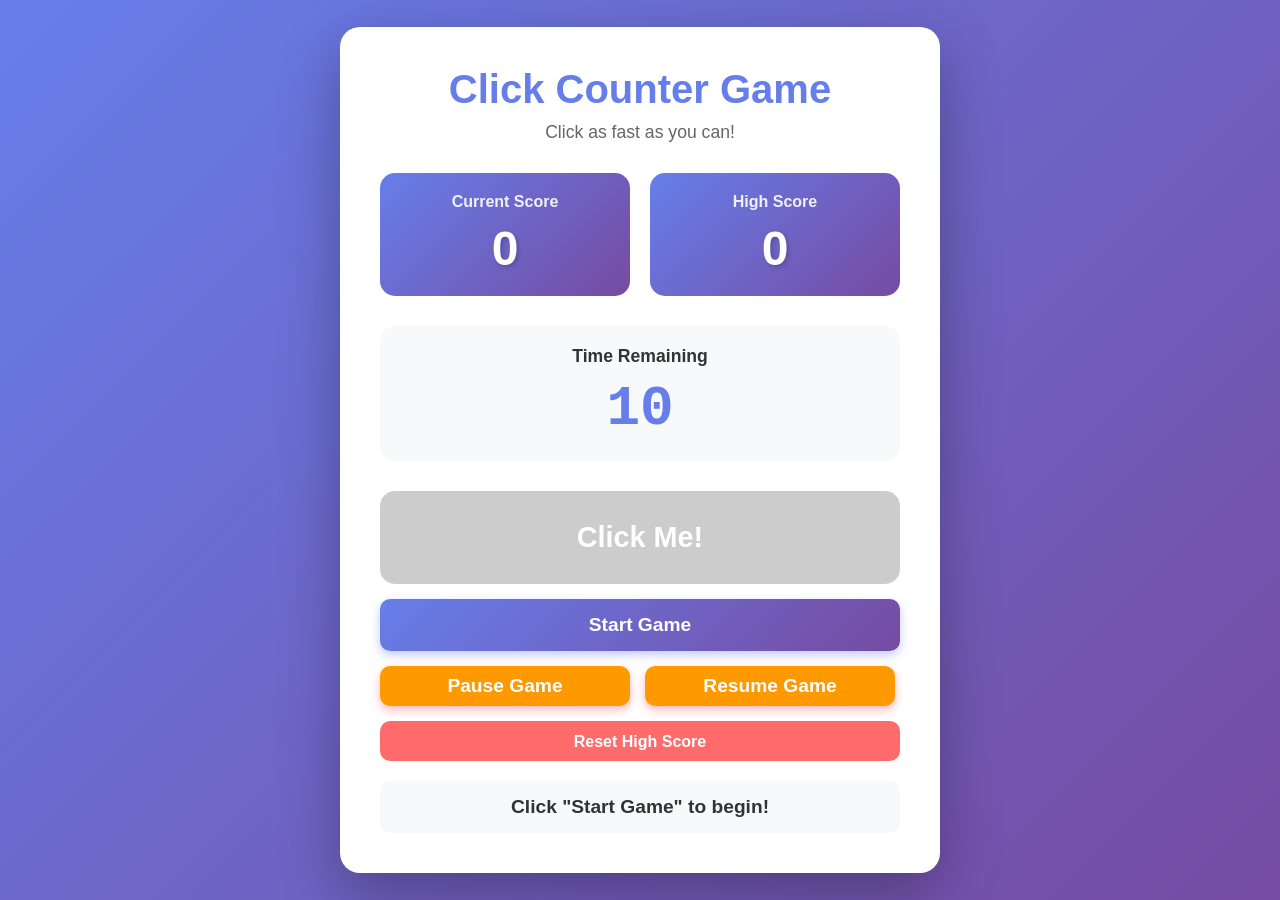
<file: Click Counter modification/index.html>
<!DOCTYPE html>
<html lang="en">

<head>
    <meta charset="UTF-8">
    <meta name="viewport" content="width=device-width, initial-scale=1.0">
    <title>Click Counter Game</title>
    <link rel="stylesheet" href="index.css">
</head>

<body>
    <div class="container">
        <h1>Click Counter Game</h1>
        <p class="subtitle">Click as fast as you can!</p>

        <div class="score-section">
            <div class="score-box">
                <h2>Current Score</h2>
                <div id="currentScore" class="score">0</div>
            </div>
            <div class="score-box">
                <h2>High Score</h2>
                <div id="highScore" class="score">0</div>
            </div>
        </div>

        <div class="timer-section">
            <h2>Time Remaining</h2>
            <div id="timer" class="timer">10</div>
        </div>

        <div class="button-section">
            <button id="clickButton" class="click-btn" disabled>
                Click Me!
            </button>
            <button id="startButton" class="start-btn">
                Start Game
            </button>
            <div class="pr" style="display: flex; gap: 15px;">
                <button id="pauseButton" class="pause-btn"
                    style="display: flex; justify-content: center; align-items: center; width: 250px;">
                    Pause Game
                </button>
                <button id="resumeButton" class="resume-btn"
                    style="display: flex; justify-content: center; align-items: center; width: 250px;">
                    Resume Game
                </button>
            </div>
            <button id="resetHighScoreButton" class="reset-btn">
                Reset High Score
            </button>
        </div>

        <div id="statusMessage" class="status-message">
            Click "Start Game" to begin!
        </div>
    </div>

    <video id="celebrationVideo" src="./854341-hd_1280_720_25fps.mp4" autoplay muted loop style="display: none;"></video>


    <script src="index.js"></script>
</body>

</html>
</file>
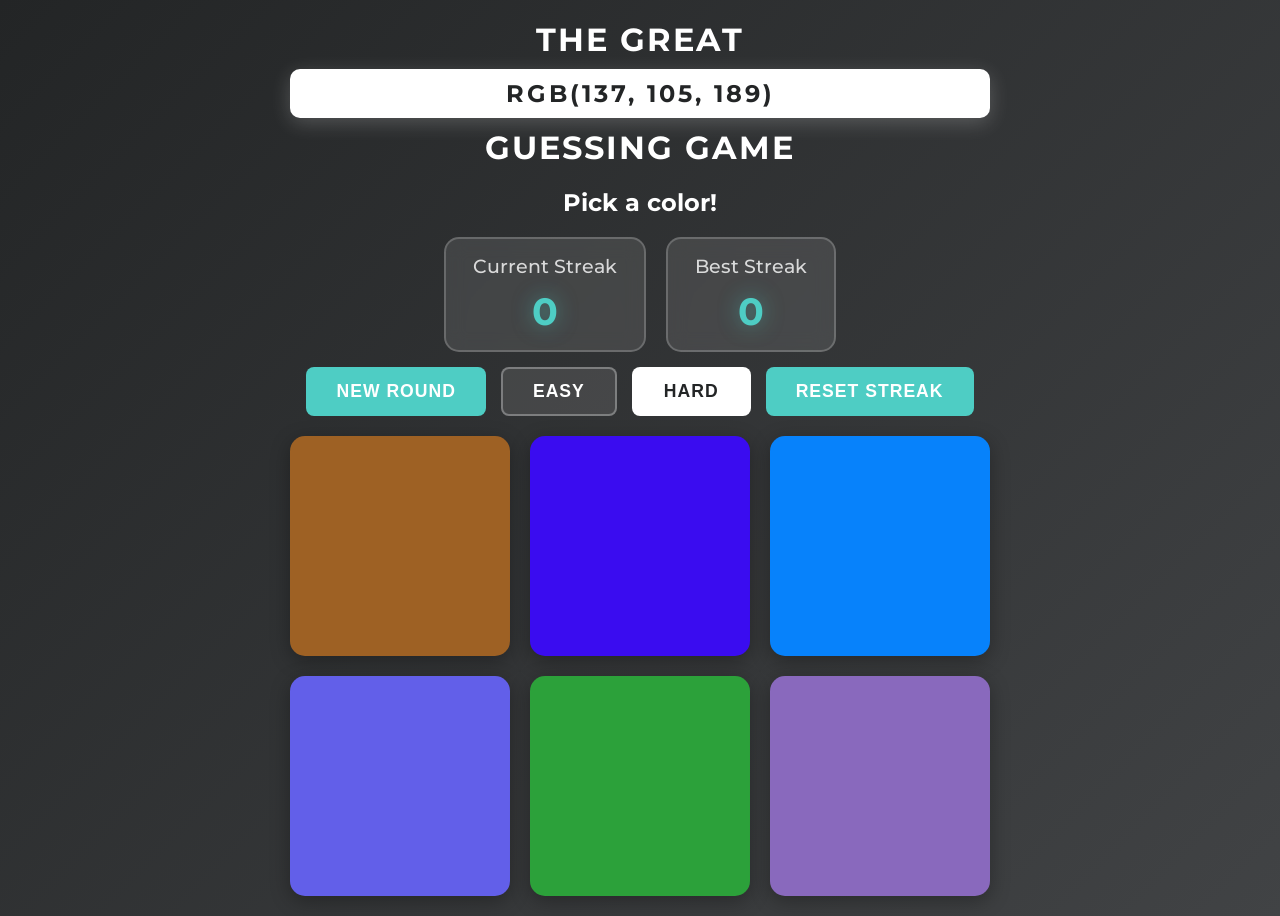
<file: Colour-Picker-modification/index.html>
<!DOCTYPE html>
<html lang="en">

<head>
    <meta charset="UTF-8">
    <meta name="viewport" content="width=device-width, initial-scale=1.0">
    <title>Color Guessing Game</title>
    <link rel="stylesheet" href="index.css">
    <link href="https://fonts.googleapis.com/css2?family=Montserrat:wght@400;500;600;700&display=swap" rel="stylesheet">

</head>

<body>

    <video src="https://assets.mixkit.co/videos/4151/4151-720.mp4" id="video" autoplay loop muted></video>

    <div class="container">

        <!-- header Section -->
        <header>
            <h1>The Great</h1>
            <h1 id="colorDisplay" class="color-display">RGB Color Guessing Game</h1>
            <h1>Guessing Game</h1>
        </header>

        <!-- Message Display -->
        <div id="message" class="message">Pick a color!</div>


        <!-- Streak Display -->
        <div class="streak-section">
            <div class="streak-box">
                <h3>Current Streak</h3>
                <div id="currentStreak" class="streak-number">0</div>
            </div>
            <div class="streak-box">
                <h3>Best Streak</h3>
                <div id="bestStreak" class="streak-number">0</div>
            </div>
        </div>

        <!--   Buttons  controls -->
        <div class="controls">
            <button id="newRoundBtn" class="control-btn">New Round</button>
            <button id="easyBtn" class="mode-btn">Easy</button>
            <button id="hardBtn" class="mode-btn selected">Hard</button>
            <button id="resetStreakBtn" class="control-btn">Reset Streak</button>
        </div>

        <!--  Color Box Grid  -->
        <div id="colorBoxContainer" class="color-box-container">
            <div class="color-box"></div>
            <div class="color-box"></div>
            <div class="color-box"></div>
            <div class="color-box"></div>
            <div class="color-box"></div>
            <div class="color-box"></div>
        </div>

    </div>



    <script src="index.js"></script>
</body>

</html>
</file>
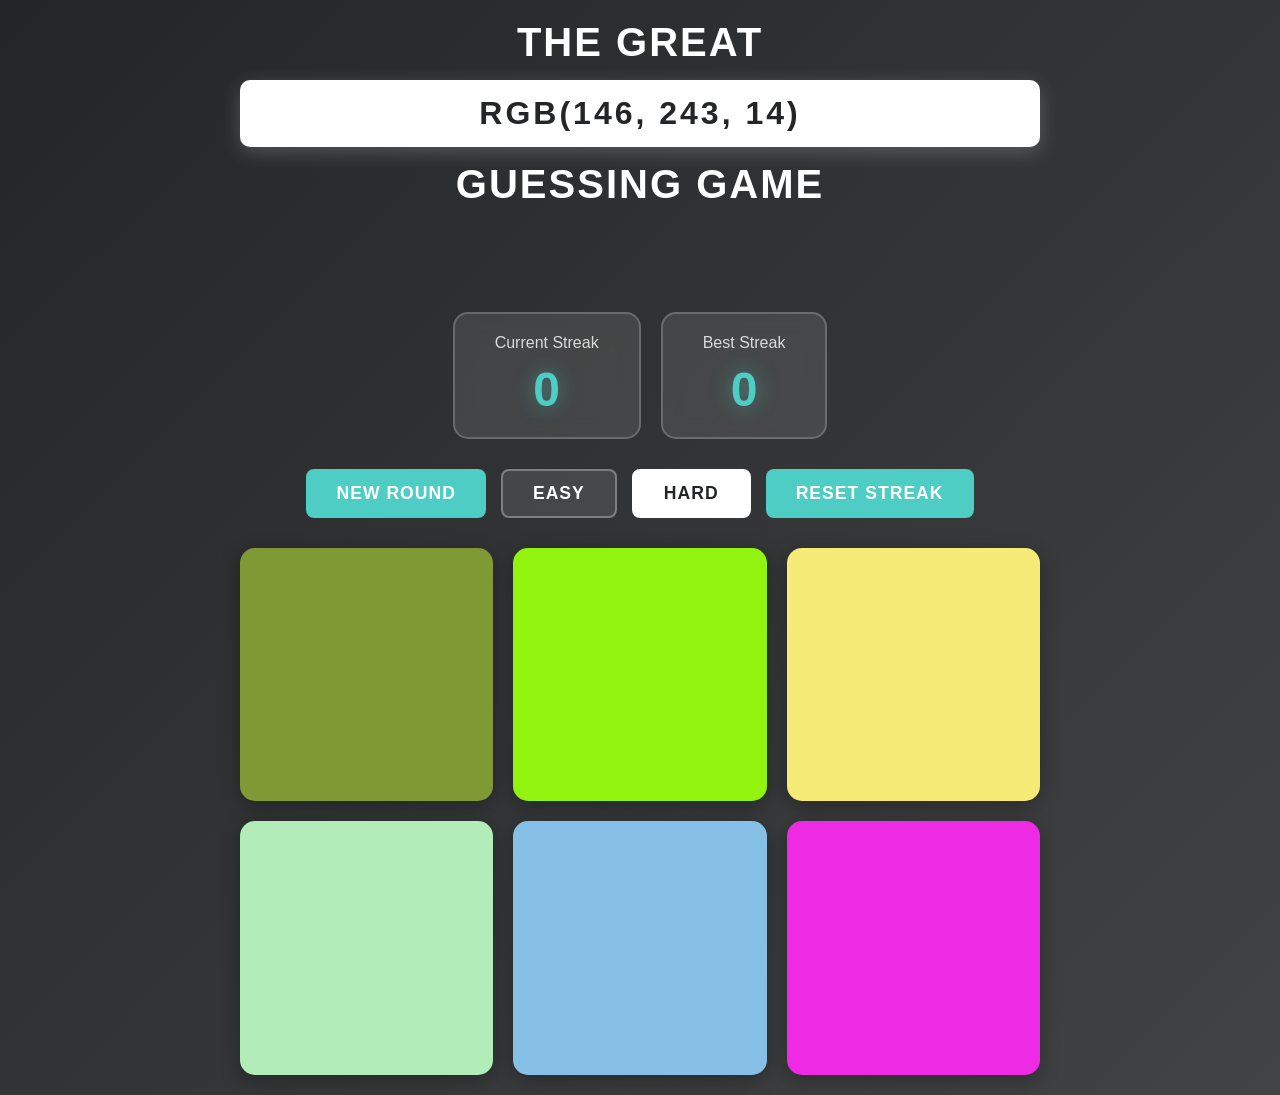
<file: Colour-Picker/index.html>
<!DOCTYPE html>
<html lang="en">

<head>
    <meta charset="UTF-8">
    <meta name="viewport" content="width=device-width, initial-scale=1.0">
    <title>Color Guessing Game</title>
    <link rel="stylesheet" href="./index.css">
</head>

<body>
    <div class="container">
        <!-- Header Section -->
        <header>
            <h1>THE GREAT</h1>
            <h1 id="colorDisplay" class="color-display">RGB Color Guessing Game</h1>
            <h1>GUESSING GAME</h1>
        </header>

        <!-- Message Display -->
        <div id="message" class="message">Pick a color !</div>

        <!-- Streak Display -->
        <div class="streak-section">
            <div class="streak-box">
                <h3>Current Streak</h3>
                <div id="currentStreak" class="streak-number">0</div>
            </div>
            <div class="streak-box">
                <h3>Best Streak</h3>
                <div id="bestStreak" class="streak-number">0</div>
            </div>
        </div>

        <!-- Control Buttons -->
        <div class="controls">
            <button id="newRoundBtn" class="control-btn">NEW ROUND</button>
            <button id="easyBtn" class="mode-btn">EASY</button>
            <button id="hardBtn" class="mode-btn selected">HARD</button>
            <button id="resetStreakBtn" class="control-btn">RESET STREAK</button>
        </div>

        <!-- Color Box Grid -->
        <div id="colorBoxContainer" class="color-box-container">
            <div class="color-box"></div>
            <div class="color-box"></div>
            <div class="color-box"></div>
            <div class="color-box"></div>
            <div class="color-box"></div>
            <div class="color-box"></div>
        </div>
    </div>

    <script src="./index.js"></script>
</body>

</html>
</file>
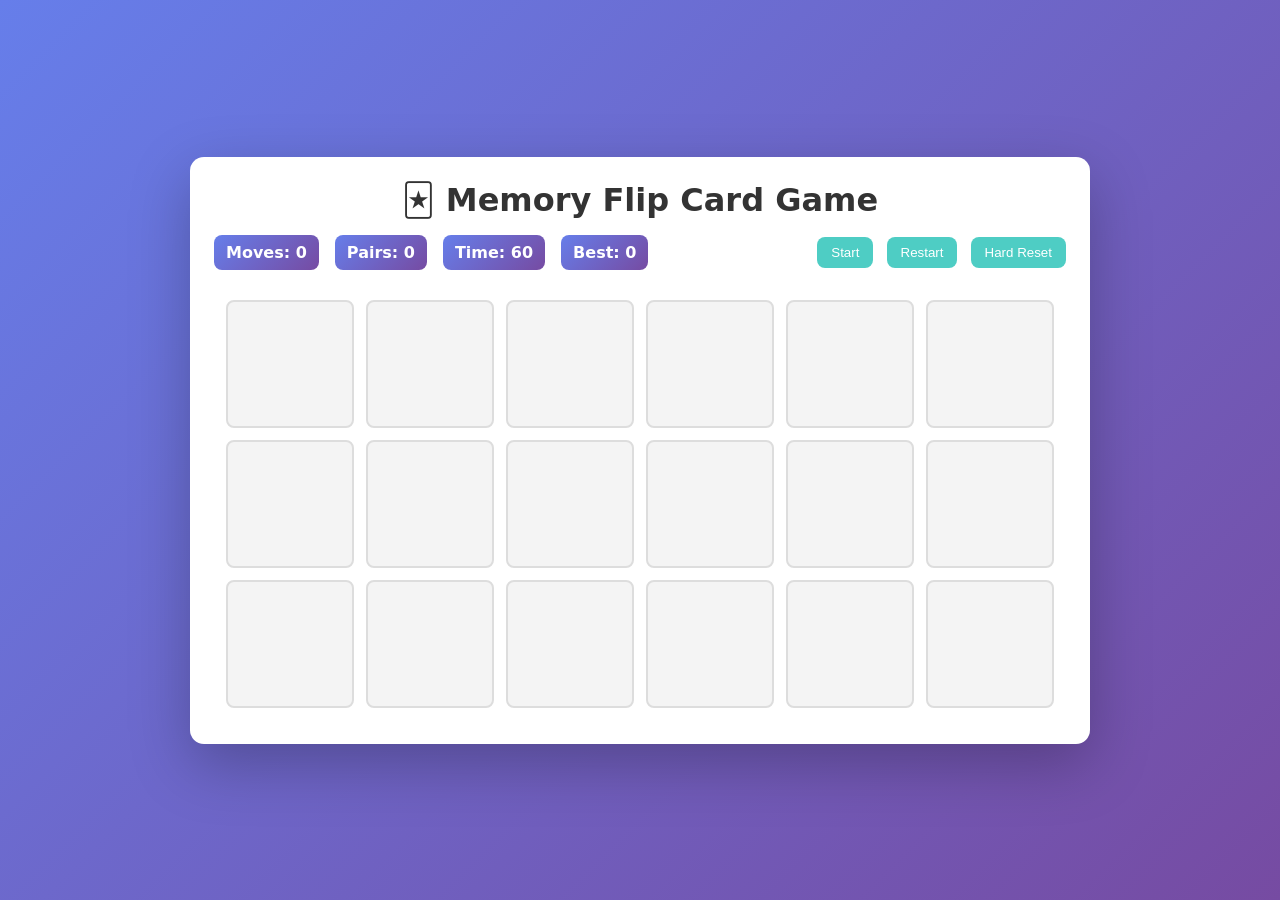
<file: Memory Flip Card/index.html>
<!DOCTYPE html>
<html lang="en">

<head>
    <meta charset="utf-8" />
    <meta name="viewport" content="width=device-width,initial-scale=1" />
    <title>Memory Flip Card Game</title>
    <link rel="stylesheet" href="style.css" />
</head>

<body>
    <div class="container">
        <h1>🃏 Memory Flip Card Game</h1>

        <div class="controls">
            <div class="scoreboard">
                <div>Moves: <span id="moves">0</span></div>
                <div>Pairs: <span id="pairs">0</span></div>
                <div>Time: <span id="timeLeft">0</span></div>
                <div id="bestBadge">Best: <span id="bestScore">-</span></div>
            </div>

            <div class="buttons">
                <button id="startBtn">Start</button>
                <button id="restartBtn">Restart</button>
                <button id="resetBtn">Hard Reset</button>
            </div>
        </div>

        <div class="board" id="board"></div>

        <div id="countdownOverlay" class="overlay"></div>
    </div>

    <script src="script.js"></script>
</body>

</html>
</file>
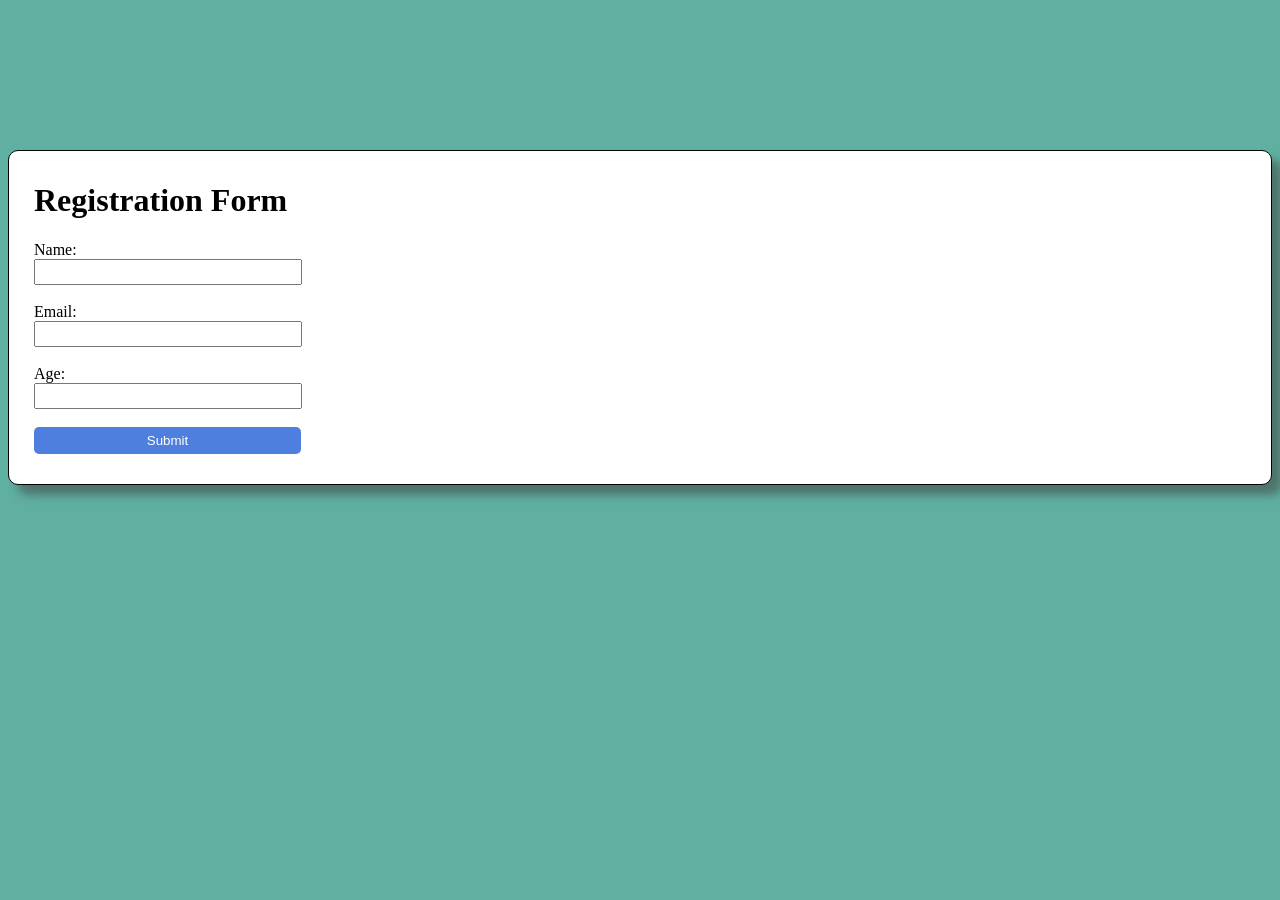
<file: Registration-Form/index.html>
<!DOCTYPE html>
<html>
  <head>
    <meta charset="UTF-8" />
    <title>Basic Form Example</title>
  </head>
  <body>
    <style>
        body{
            background-color: rgb(96, 176, 162);
        }
        .container{
            justify-self: center;
            border: 1px solid black;
            border-radius: 10px;
            background-color: #ffffff;
            margin-top: 150px;
            padding: 10px 30px 30px 25px;
            box-shadow: 10px 10px 10px rgba(59, 55, 55, 0.5);
        }
        input{
            width: 260px;
            height: 20px;
        }
        button{
            border: none;
            background-color: #4e7ede;
            color: white;
            padding: 5px;
            border-radius: 5px;
            cursor: pointer;
            width: 267px;
            height: 27px;
        }
    </style>
    <div class="container">
        <h1>Registration Form</h1>

    <label for="nameInput">Name:</label><br>
    <input id="nameInput" type="text" />

    <br /><br />

    <label for="emailInput">Email:</label><br>
    <input id="emailInput" type="email" />

    <br /><br />

    <label for="ageInput">Age:</label><br>
    <input id="ageInput" type="number" />

    <br /><br />

    <button id="submitBtn">Submit</button>
    </div>

    <script src="index.js"></script>
  </body>
</html>
</file>
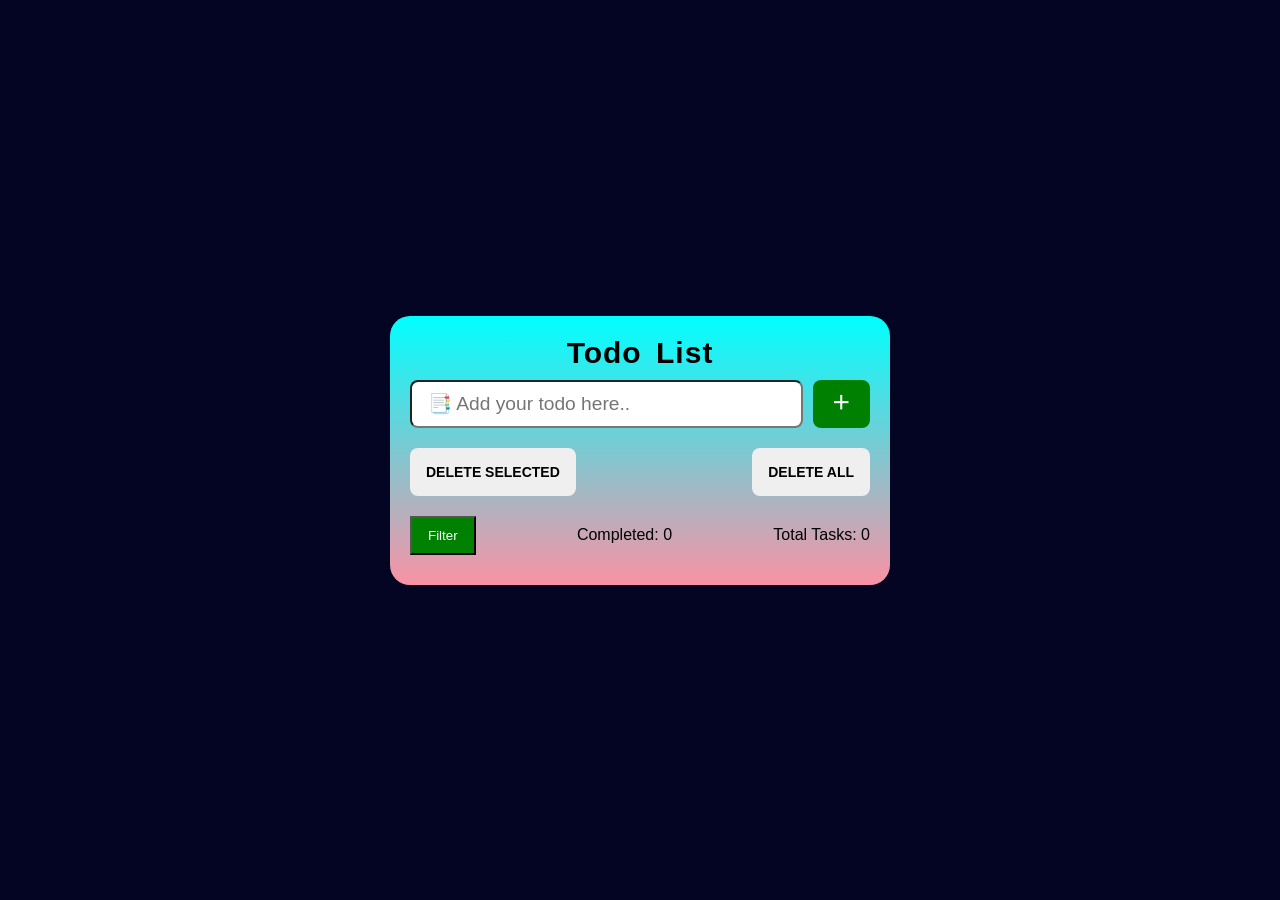
<file: Todo-list/index.html>
<!DOCTYPE html>
<html lang="en" data-theme="bumblebee">

<head>
    <meta charset="UTF-8">
    <meta http-equiv="X-UA-Compatible" content="IE=edge">
    <meta name="viewport" content="width=device-width, initial-scale=1.0">
    <!-- css -->
    <link rel="stylesheet" href="style.css">
    <!--Icons-->
    <link href='https://unpkg.com/boxicons@2.1.2/css/boxicons.min.css' rel='stylesheet'>
    <link rel="icon" type="image/x-icon" href="to do.png">

    <title>Todolist</title>
</head>

<body>

    <div class="container">
        <header>
            <h1>Todo List</h1>

            <div class="input-section">
                <input id="todo-input" type="text" placeholder="📑 Add your todo here.."
                    class="input w-full max-w-xs" />
                <button id="add-button" class="btn btn-add ">
                    <i class="bx bx-plus bx-sm"></i>
                </button>
            </div>
        </header>

        <!-- delete buttons -->

        <div class="todos-filter">

            <button id="delete-selected" class="btn btn-ghost delete-selected-btn">
                Delete Selected
            </button>
            <button id="delete-all" class="btn btn-ghost delete-all-btn">
                Delete All
            </button>
        </div>


        <ul id="all-todos" class="todos-list">

        </ul>


        <div class="filters">
            <div class="dropdown">
                <button class="dropbtn">Filter</button>
                <div class="dropdown-content">
                    <a href="#" id="all">All</a>
                    <a href="#" id="rem">Pending</a>
                    <a href="#" id="com">Completed</a>
                </div>
            </div>

            <div class="completed-task">
                <p>Completed: <span id="c-count">0</span></p>
            </div>
            <div class="remaining-task">
                <p>Total Tasks: <span id="r-count">0</span></p>
            </div>
        </div>
    </div>

    <script src="script.js"></script>

</body>

</html>
</file>
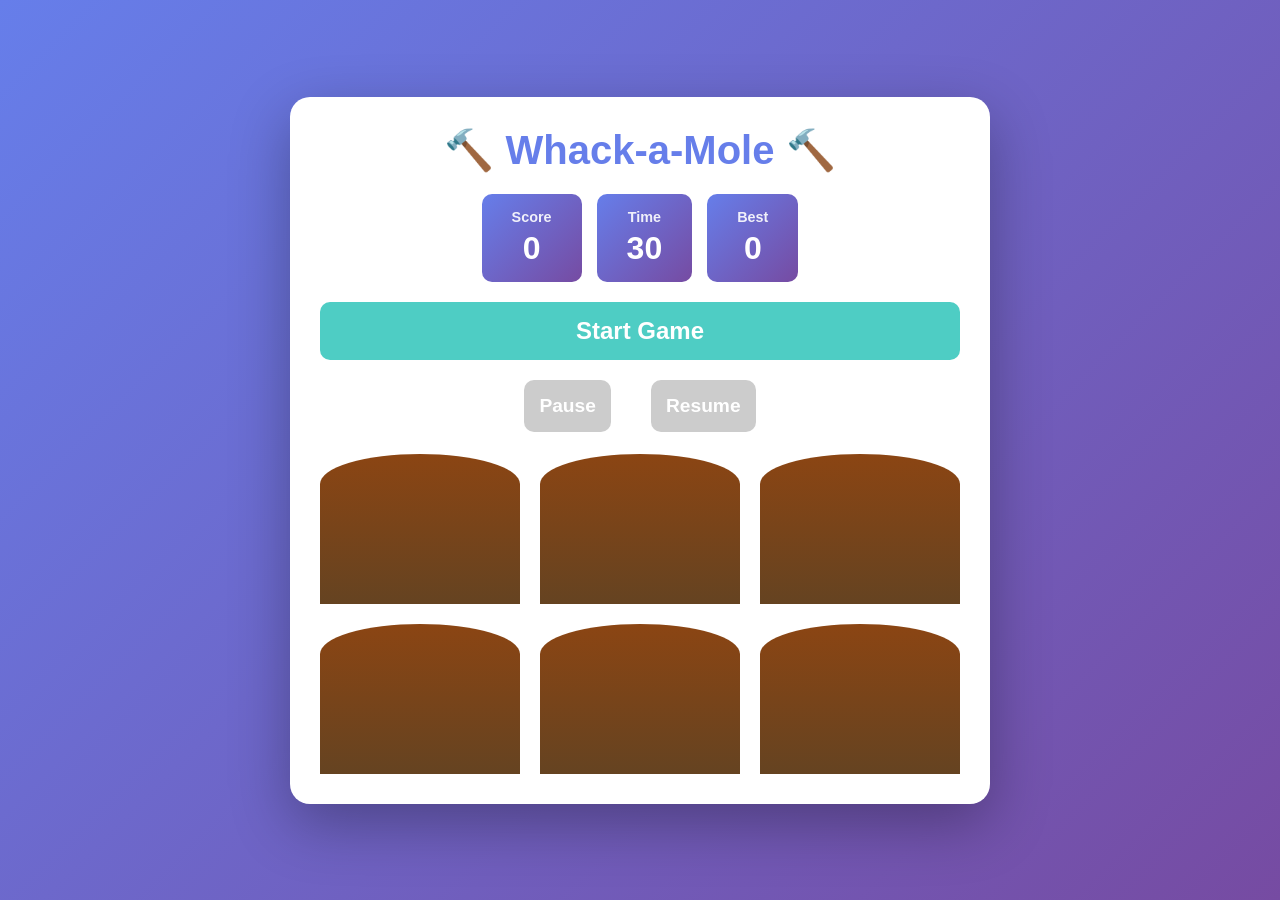
<file: Whack-a-Mole-modification/index.html>
<!DOCTYPE html>
<html lang="en">
<head>
    <meta charset="UTF-8">
    <meta name="viewport" content="width=device-width, initial-scale=1.0">
    <title>Whack-a-Mole Game</title>
    <link rel="stylesheet" href="index.css">
</head>
<body>
    <div class="container">
        <h1>🔨 Whack-a-Mole 🔨</h1>
        
        <div class="scoreboard">
            <div class="score-box">
                <h3>Score</h3>
                <div id="score">0</div>
            </div>
            <div class="score-box">
                <h3>Time</h3>
                <div id="timeLeft">30</div>
            </div>
            <div class="score-box">
                <h3>Best</h3>
                <div id="maxScore">0</div>
            </div>
        </div>
        
        <button id="startBtn" class="start-btn">Start Game</button>
        <div class="bnt">
        <button id="pauseBtn" class="pause-btn" disabled> Pause</button>
        <button id="resumeBtn" class="resume-btn" disabled> Resume</button>
        </div>
        <div class="game-board">
            <div class="hole" id="hole1">
                <div class="mole"></div>
            </div>
            <div class="hole" id="hole2">
                <div class="mole"></div>
            </div>
            <div class="hole" id="hole3">
                <div class="mole"></div>
            </div>
            <div class="hole" id="hole4">
                <div class="mole"></div>
            </div>
            <div class="hole" id="hole5">
                <div class="mole"></div>
            </div>
            <div class="hole" id="hole6">
                <div class="mole"></div>
            </div>
        </div>
    </div>
    
    <script src="index.js"></script>
</body>
</html>
</file>
<file: Click Counter modification/index.css>
* {
    margin: 0;
    padding: 0;
    box-sizing: border-box;
}

body {
    font-family: 'Segoe UI', Tahoma, Geneva, Verdana, sans-serif;
    background: linear-gradient(135deg, #667eea 0%, #764ba2 100%);
    min-height: 100vh;
    display: flex;
    justify-content: center;
    align-items: center;
    padding: 20px;
}

.container {
    background: white;
    border-radius: 20px;
    padding: 40px;
    box-shadow: 0 20px 60px rgba(0, 0, 0, 0.3);
    max-width: 600px;
    width: 100%;
    text-align: center;
}

h1 {
    color: #667eea;
    font-size: 2.5em;
    margin-bottom: 10px;
}

.subtitle {
    color: #666;
    font-size: 1.1em;
    margin-bottom: 30px;
}

.score-section {
    display: flex;
    gap: 20px;
    margin-bottom: 30px;
}

.score-box {
    flex: 1;
    background: linear-gradient(135deg, #667eea 0%, #764ba2 100%);
    border-radius: 15px;
    padding: 20px;
    color: white;
}

.score-box h2 {
    font-size: 1em;
    margin-bottom: 10px;
    opacity: 0.9;
}

.score {
    font-size: 3em;
    font-weight: bold;
    text-shadow: 2px 2px 4px rgba(0, 0, 0, 0.2);
}

.timer-section {
    background: #f8f9fa;
    border-radius: 15px;
    padding: 20px;
    margin-bottom: 30px;
}

.timer-section h2 {
    color: #333;
    font-size: 1.1em;
    margin-bottom: 10px;
}

.timer {
    font-size: 3.5em;
    font-weight: bold;
    color: #667eea;
    font-family: 'Courier New', monospace;
}

.button-section {
    display: flex;
    flex-direction: column;
    gap: 15px;
    margin-bottom: 20px;
}

.click-btn {
    background: linear-gradient(135deg, #f093fb 0%, #f5576c 100%);
    color: white;
    border: none;
    border-radius: 15px;
    padding: 30px;
    font-size: 1.8em;
    font-weight: bold;
    cursor: pointer;
    transition: all 0.3s ease;
    box-shadow: 0 5px 15px rgba(245, 87, 108, 0.4);
}

.click-btn:hover:not(:disabled) {
    transform: translateY(-3px);
    box-shadow: 0 8px 20px rgba(245, 87, 108, 0.6);
}

.click-btn:active:not(:disabled) {
    transform: translateY(0);
    box-shadow: 0 3px 10px rgba(245, 87, 108, 0.4);
}

.click-btn:disabled {
    background: #ccc;
    cursor: not-allowed;
    box-shadow: none;
}

.start-btn {
    background: linear-gradient(135deg, #667eea 0%, #764ba2 100%);
    color: white;
    border: none;
    border-radius: 10px;
    padding: 15px 30px;
    font-size: 1.2em;
    font-weight: bold;
    cursor: pointer;
    transition: all 0.3s ease;
    box-shadow: 0 4px 10px rgba(102, 126, 234, 0.4);
}

.start-btn:hover {
    transform: translateY(-2px);
    box-shadow: 0 6px 15px rgba(102, 126, 234, 0.6);
}

.start-btn:active {
    transform: translateY(0);
}

.reset-btn {
    background: #ff6b6b;
    color: white;
    border: none;
    border-radius: 10px;
    padding: 12px 25px;
    font-size: 1em;
    font-weight: bold;
    cursor: pointer;
    transition: all 0.3s ease;
    height: 40px;
}

.reset-btn:hover {
    background: #ee5a5a;
    transform: translateY(-2px);
}

.pause-btn {
    background: #ff9900;
    color: white;
    border: none;
    border-radius: 10px;
    padding: 15px 30px;
    font-size: 1.2em;
    font-weight: bold;
    cursor: pointer;
    transition: all 0.3s ease;
    box-shadow: 0 4px 10px rgba(255, 0, 0, 0.277);
    height: 40px;
}

.pause-btn:hover {
    background: linear-gradient(135deg, #bd3200 0%, #ff9900 50%, #bd3200 100%);
}

.resume-btn {
    background: #ff9900;
    color: white;
    border: none;
    border-radius: 10px;
    padding: 15px 30px;
    font-size: 1.2em;
    font-weight: bold;
    cursor: pointer;
    transition: all 0.3s ease;
    box-shadow: 0 4px 10px rgba(255, 0, 0, 0.277);
    height: 40px;
}

.resume-btn:hover {
    background: linear-gradient(135deg, #bd3200 0%, #ff9900 50%, #bd3200 100%);
    transform: translateY(-2px);
}

.status-message {
    font-size: 1.2em;
    font-weight: bold;
    padding: 15px;
    border-radius: 10px;
    background: #f8f9fa;
    color: #333;
}

@media (max-width: 600px) {
    .container {
        padding: 25px;
    }
    
    h1 {
        font-size: 2em;
    }
    .subtitle {
        font-size: 1em;
    }
    .score {
        font-size: 2.5em;
    }
    
    .timer {
        font-size: 3em;
    }
    
    .click-btn {
        padding: 25px;
        font-size: 1.5em;
    }
}

video {
    position: absolute;
    object-fit: cover;
    z-index: -1;
    top: 0;
    left: 0;
    width: 100%;
    height:100%;
}
</file>
<file: Colour-Picker-modification/index.css>
/* Reset and Base Styles */
* {
    margin: 0;
    padding: 0;
    box-sizing: border-box;
}

body {
    font-family: 'Montserrat', 'Arial', sans-serif;
    background: linear-gradient(135deg, #232526 0%, #414345 100%);
    min-height: 100vh;
    display: flex;
    justify-content: center;
    align-items: center;
    padding: 20px;
    color: white;
}

#video {
    width: 100%;
    height: 100%;
    object-fit: cover;
    z-index: -1;
    position: absolute;
    display: none;
}

.shake {
    animation: shake 0.4s;
}

@keyframes shake {
    0% {
        transform: translateX(0px);
    }

    25% {
        transform: translateX(-5px);
    }

    50% {
        transform: translateX(5px);
    }

    75% {
        transform: translateX(-5px);
    }

    100% {
        transform: translateX(0px);
    }
}


/* Main Container */
.container {
    max-width: 700px;
    width: 100%;
    text-align: center;

}

/* Header Styles */
header {
    margin-bottom: 15px;
}

header h1 {
    font-size: 2em;
    font-weight: 700;
    text-transform: uppercase;
    letter-spacing: 2px;
}

.color-display {
    background: white;
    color: #232526;
    padding: 10px 30px;
    border-radius: 10px;
    margin: 10px 0;
    font-size: 1.5em;
    letter-spacing: 3px;
    box-shadow: 0 5px 20px rgba(255, 255, 255, 0.2);

}

/* Message Display */
.message {
    font-size: 1.5em;
    font-weight: bold;
    margin-bottom: 15px;
    height: 40px;
    display: flex;
    align-items: center;
    justify-content: center;
    transition: all 0.3s ease;
}

/* Streak Section */
.streak-section {
    display: flex;
    gap: 20px;
    justify-content: center;
    margin-bottom: 15px;
}

.streak-box {
    background: rgba(255, 255, 255, 0.1);
    border-radius: 15px;
    padding: 15px 27px;
    backdrop-filter: blur(10px);
    border: 2px solid rgba(255, 255, 255, 0.2);
}

.streak-box h3 {
    font-size: 1.2em;
    margin-bottom: 10px;
    opacity: 0.8;
    font-weight: 500;
}

.streak-number {
    font-size: 2.4em;
    font-weight: bold;
    color: #4ECDC4;
    text-shadow: 0 0 20px rgba(78, 205, 196, 0.5);
}

/* Control Buttons */
.controls {
    display: flex;
    gap: 15px;
    justify-content: center;
    margin-bottom: 20px;
    flex-wrap: wrap;
}

.control-btn,
.mode-btn {
    padding: 12px 30px;
    font-size: 1.1em;
    font-weight: bold;
    border: none;
    border-radius: 8px;
    cursor: pointer;
    transition: all 0.3s ease;
    text-transform: uppercase;
    letter-spacing: 1px;
}

.control-btn {
    background: #4ECDC4;
    color: white;
}

.control-btn:hover {
    background: #45b8b0;
    transform: translateY(-2px);
    box-shadow: 0 5px 15px rgba(78, 205, 196, 0.4);
}

.mode-btn {
    background: rgba(255, 255, 255, 0.1);
    color: white;
    border: 2px solid rgba(255, 255, 255, 0.3);
}

.mode-btn:hover {
    background: rgba(255, 255, 255, 0.2);
}

.mode-btn.selected {
    background: white;
    color: #232526;

}

/* Color Box Grid */
.color-box-container {
    display: grid;
    grid-template-columns: repeat(3, 1fr);
    gap: 20px;
    margin-top: 20px;
}

.color-box {
    aspect-ratio: 1;
    border-radius: 15px;
    cursor: pointer;
    transition: all 0.3s ease;
    border: 5px solid transparent;
    box-shadow: 0 5px 20px rgba(0, 0, 0, 0.3);
    display: flex;
    justify-content: center;
    align-items: center;
}

.color-box:hover {
    transform: scale(1.05);
    border-color: rgba(255, 255, 255, 0.5);
}

.color-box.fade {
    opacity: 0.2;
    pointer-events: none;
}

/* Responsive Design */
@media (max-width: 768px) {
    header h1 {
        font-size: 1.8em;
    }

    .color-display {
        font-size: 1.5em;
        padding: 10px 20px;
    }

    .message {
        font-size: 1.4em;
    }

    .streak-section {
        flex-direction: column;
        gap: 15px;
    }

    .streak-box {
        padding: 15px 30px;
    }

    .streak-number {
        font-size: 2.5em;
    }

    .color-box-container {
        grid-template-columns: repeat(2, 1fr);
        gap: 15px;
    }

    .controls {
        flex-direction: column;
    }

    .control-btn,
    .mode-btn {
        width: 100%;
    }
}

@media (max-width: 480px) {
    .color-box-container {
        grid-template-columns: 1fr;
    }
}
</file>
<file: Colour-Picker/index.css>
/* * {
    margin: 0;
    padding: 0;
}

body {
    background-color: #323738;
    font-family: sans-serif;
}

.container {
    display: flex;
    align-items: center;
    justify-content: center;
    flex-direction: column;
    margin-top:10px ;
}

.container h1 {
    color: white;
    font-weight: 700;
    font-size: 15px;
}

#colorDisplay {
    border: 1px solid black;
    background-color: #fff;
    font-size: 10px;
    height: 15px;
    width: 150px;
    font-weight: 800;
    color: black;
    text-align: center;
    border-radius: 3px;
    margin: 3px;
}

#message {
    color: white;
    font-weight: 700;
    font-size: 13px;
    margin-top: 10px;

}

.streak-section {
    display: flex;
    align-items: center;
    justify-content: center;
    gap: 10px;
    margin: 10px;
}

.streak-box {
    background-color: #444849;
    border: 1px solid#616463;
    border-radius: 5px;
    padding: 5px;
}

.streak-box h3 {
    font-size: 10px;
    color: #CACCCC;

}

#currentStreak {
    color: #4ABDBB;
    text-align: center;

}

#bestStreak {
    color: #4ABDBB;
    text-align: center;
}

.streak-number {
    font-size: x-large;
}

.controls{

}
.control-btn{
    background-color: #44C1C6;
    border: none;
    border-radius: 5px;
    color: white;
    padding: 5px;
    font-size: 8px;
    width: 70px;
}
#easyBtn{
    background-color: #444849;
    border: 1px solid#616463;
    color: white;
    padding: 5px;
    font-size: 8px;
    border-radius: 5px;
    width: 40px;
}
#hardBtn{
    background-color:white;
    border: none;
    color: #444849;
    padding: 5px;
    font-size: 8px;
    border-radius: 5px;
    width: 40px;
}
#colorBoxContainer{
    display: grid;
    grid-template-columns: repeat(3,1fr);
    gap: 15px;
    margin-top: 10px;

}
.color-box{
    height: 150px;
    width: 150px;
    border: 1px solid white;
    border-radius: 5px;
} */




/* Reset and Base Styles */
* {
    margin: 0;
    padding: 0;
    box-sizing: border-box;
}

body {
    font-family: 'Montserrat', 'Arial', sans-serif;
    background: linear-gradient(135deg, #232526 0%, #414345 100%);
    min-height: 100vh;
    display: flex;
    justify-content: center;
    align-items: center;
    padding: 20px;
    color: white;
}

/* Main Container */
.container {
    max-width: 800px;
    width: 100%;
    text-align: center;
}

/* Header Styles */
header {
    margin-bottom: 30px;
}

header h1 {
    font-size: 2.5em;
    font-weight: 700;
    text-transform: uppercase;
    letter-spacing: 2px;
}

.color-display {
    background: white;
    color: #232526;
    padding: 15px 30px;
    border-radius: 10px;
    margin: 15px 0;
    font-size: 2em;
    letter-spacing: 3px;
    box-shadow: 0 5px 20px rgba(255, 255, 255, 0.2);
}

/* Message Display */
.message {
    font-size: 1.8em;
    font-weight: bold;
    margin-bottom: 25px;
    height: 50px;
    display: flex;
    align-items: center;
    justify-content: center;
    transition: all 0.3s ease;
}

/* Streak Section */
.streak-section {
    display: flex;
    gap: 20px;
    justify-content: center;
    margin-bottom: 30px;
}

.streak-box {
    background: rgba(255, 255, 255, 0.1);
    border-radius: 15px;
    padding: 20px 40px;
    backdrop-filter: blur(10px);
    border: 2px solid rgba(255, 255, 255, 0.2);
}

.streak-box h3 {
    font-size: 1em;
    margin-bottom: 10px;
    opacity: 0.8;
    font-weight: 500;
}

.streak-number {
    font-size: 3em;
    font-weight: bold;
    color: #4ECDC4;
    text-shadow: 0 0 20px rgba(78, 205, 196, 0.5);
}

/* Control Buttons */
.controls {
    display: flex;
    gap: 15px;
    justify-content: center;
    margin-bottom: 30px;
    flex-wrap: wrap;
}

.control-btn,
.mode-btn {
    padding: 12px 30px;
    font-size: 1.1em;
    font-weight: bold;
    border: none;
    border-radius: 8px;
    cursor: pointer;
    transition: all 0.3s ease;
    text-transform: uppercase;
    letter-spacing: 1px;
}

.control-btn {
    background: #4ECDC4;
    color: white;
}

.control-btn:hover {
    background: #45b8b0;
    transform: translateY(-2px);
    box-shadow: 0 5px 15px rgba(78, 205, 196, 0.4);
}

.mode-btn {
    background: rgba(255, 255, 255, 0.1);
    color: white;
    border: 2px solid rgba(255, 255, 255, 0.3);
}

.mode-btn:hover {
    background: rgba(255, 255, 255, 0.2);
}

.mode-btn.selected {
    background: white;
    color: #232526;
    border-color: white;
}

/* Color Box Grid */
.color-box-container {
    display: grid;
    grid-template-columns: repeat(3, 1fr);
    gap: 20px;
    margin-top: 30px;
}

.color-box {
    aspect-ratio: 1;
    border-radius: 15px;
    cursor: pointer;
    transition: all 0.3s ease;
    border: 5px solid transparent;
    box-shadow: 0 5px 20px rgba(0, 0, 0, 0.3);
}

.color-box:hover {
    transform: scale(1.05);
    border-color: rgba(255, 255, 255, 0.5);
}

.color-box.fade {
    opacity: 0.2;
    pointer-events: none;
}

/* Responsive Design */
@media (max-width: 768px) {
    header h1 {
        font-size: 1.8em;
    }

    .color-display {
        font-size: 1.5em;
        padding: 10px 20px;
    }

    .message {
        font-size: 1.4em;
    }

    .streak-section {
        flex-direction: column;
        gap: 15px;
    }

    .streak-box {
        padding: 15px 30px;
    }

    .streak-number {
        font-size: 2.5em;
    }

    .color-box-container {
        grid-template-columns: repeat(2, 1fr);
        gap: 15px;
    }

    .controls {
        flex-direction: column;
    }

    .control-btn,
    .mode-btn {
        width: 100%;
    }
}

@media (max-width: 480px) {
    .color-box-container {
        grid-template-columns: 1fr;
    }
}
</file>
<file: Memory Flip Card/style.css>
* {
    box-sizing: border-box;
    margin: 0;
    padding: 0
}

body {
    font-family: Inter, system-ui, Segoe UI, Arial;
    background: linear-gradient(135deg, #667eea 0%, #764ba2 100%);
    min-height: 100vh;
    display: flex;
    align-items: center;
    justify-content: center;
    padding: 20px
}

.container {
    background: #fff;
    border-radius: 14px;
    padding: 24px;
    width: 100%;
    max-width: 900px;
    box-shadow: 0 20px 60px rgba(0, 0, 0, .25)
}

h1 {
    color: #333;
    text-align: center;
    margin-bottom: 16px
}

.controls {
    display: flex;
    justify-content: space-between;
    align-items: center;
    margin-bottom: 18px
}

.scoreboard {
    display: flex;
    gap: 16px;
    align-items: center
}

.scoreboard div {
    background: linear-gradient(135deg, #667eea, #764ba2);
    color: #fff;
    padding: 8px 12px;
    border-radius: 8px;
    font-weight: 600
}

.buttons button {
    margin-left: 8px;
    padding: 8px 14px;
    border-radius: 8px;
    border: none;
    background: #4ECDC4;
    color: #fff;
    cursor: pointer
}

.board {
    display: grid;
    grid-template-columns: repeat(6, 1fr);
    gap: 12px;
    padding: 12px
}

.card {
    position: relative;
    padding-top: 100%;
    cursor: pointer;
    perspective: 800px
}

.card .inner {
    position: absolute;
    inset: 0;
    transition: transform .5s;
    transform-style: preserve-3d
}

.card.flipped .inner {
    transform: rotateY(180deg)
}

.card .front,
.card .back {
    position: absolute;
    inset: 0;
    border-radius: 8px;
    display: flex;
    align-items: center;
    justify-content: center;
    backface-visibility: hidden;
    font-size: 1.2rem
}

.card .front {
    background: #f4f4f4;
    border: 2px solid #ddd
}

.card .back {
    background: #667eea;
    color: #fff;
    transform: rotateY(180deg)
}

.card.matched .inner {
    box-shadow: 0 8px 20px rgba(78, 205, 196, .25);
    outline: 4px solid rgba(78, 205, 196, .12)
}

.card.mismatch {
    animation: shake .4s
}

.overlay {
    position: fixed;
    left: 50%;
    top: 50%;
    transform: translate(-50%, -50%);
    padding: 20px 28px;
    border-radius: 10px;
    background: rgba(0, 0, 0, .65);
    color: #fff;
    font-size: 36px;
    display: none
}

.overlay.visible {
    display: block
}

@keyframes shake {
    0% {
        transform: translateX(0)
    }

    25% {
        transform: translateX(-6px)
    }

    50% {
        transform: translateX(6px)
    }

    75% {
        transform: translateX(-4px)
    }

    100% {
        transform: translateX(0)
    }
}

@media(max-width:800px) {
    .board {
        grid-template-columns: repeat(4, 1fr)
    }
}

@media(max-width:480px) {
    .board {
        grid-template-columns: repeat(3, 1fr)
    }
}
</file>
<file: Todo-list/style.css>
@import url('https://fonts.googleapis.com/css2?family=Poppins:wght@200;300;400;500;600;800;900&display=swap');

/* for whole documents */
* {
    margin: 0;
    padding: 0;
    box-sizing: border-box;
    font-family: 'Franklin Gothic Medium', 'Arial Narrow', Arial, sans-serif;
}

/* for hide scroll bar */
::-webkit-scrollbar {
    display: none;
}

body {
    position: relative;
    height: 100vh;
    display: flex;
    justify-content: center;
    align-items: center;
    background-color: rgb(4, 4, 35);
}



.container {
    display: flex;
    align-items: center;
    justify-content: center;
    flex-direction: column;
    margin: 0 400px;
    min-width: 500px;
    max-width: 1000px;
    background-image: linear-gradient(aqua, rgb(249, 146, 164));
    border-radius: 20px;
    padding: 20px;
}

/* header */

.container header {
    display: flex;
    justify-content: center;
    align-items: center;
    flex-direction: column;
    width: 100%;
    margin-bottom: 20px;
}

header h1 {
    font-size: 30px;
    font-weight: bolder;
    margin-bottom: 10px;
    letter-spacing: 1px;
    word-spacing: 5px;
}


/* input-section */

header .input-section {
    width: 100%;
    display: flex;
    flex-direction: row;
    justify-content: space-between;
    align-items: center;
    width: 100%;
    height: 100%;
}

.input-section input {
    margin-right: 10px;
    max-width: 100%;
}

.max-w-xs {
    max-width: 20rem;
}

.w-full {
    width: 100%;
}

.input {
    border-radius: 0.5rem;
    height: 3rem;
    border-width: 2px black solid;
    flex-shrink: 1;
    padding: 0rem 1rem;
    font-size: 1.2rem;
    line-height: 2;
}

/* todofilters */

.todos-filter,
.filters {
    display: flex;
    justify-content: space-between;
    align-items: center;
    width: 100%;
    height: 100%;
    margin-bottom: 10px;
}

.filters {
    margin-top: 10px;
}


.todos-list {
    display: flex;
    flex-direction: column;
    justify-content: space-between;
    align-items: center;
    min-height: 100%;
    max-height: 54vh;
    overflow-y: scroll;
    width: 100%;
}

.todos-list .todo-item {
    display: flex;
    flex-direction: row;
    justify-content: space-between;
    align-items: center;
    padding: 10px;
    width: 100%;
}

.todo-item {
    background-color: wheat;
    border-radius: 12px;
    margin-bottom: 5px;
}

.todo-item p {
    margin-right: 10px;
    font-size: 1.4rem;
}

.todo-item .todo-actions {
    display: flex;
    flex-direction: row;
    align-items: center;
    justify-content: end;
    width: 100%;
    height: 100%;
}

.todo-actions button:not(:last-child) {
    margin-right: 10px;
}

.di,
.ci {
    pointer-events: none;
}


.line {
    text-decoration: line-through;
}


/*buttons styling*/
.btn {
    cursor: pointer;
    user-select: none;
    border: none;
    outline: none;
    text-align: center;
    border-radius: 0.5rem;
    height: 3rem;
    min-height: 3rem;
    text-transform: uppercase;
    border-width: 1px;
    animation: button-pop var(--animation-btn, .25s)ease-in-out;
    flex-wrap: wrap;
    flex-shrink: 0;
    justify-content: center;
    align-items: center;
    padding-left: 1rem;
    padding-right: 1rem;
    font-size: .875rem;
    font-weight: 600;
    line-height: 1em;
    text-decoration-line: none;
    transition: .2s all cubic-bezier(.4, 0, .2, 1);
    display: inline-flex;
}

.btn:hover {
    background-color: rgb(108, 109, 110);
    color: white;
}


.btn-add {
    background-color: green;
    color: white
}

.btn-add:hover {
    background-color: white;
    color: rgb(255, 221, 0);
}

.btn-success {
    opacity: 1;
    background-color: rgb(50, 177, 50);
    color: white
}

.btn-success:hover {
    background-color: white;
    color: rgb(50, 177, 50);
}

.btn-error {
    opacity: 1;
    background-color: rgb(246, 77, 4);
    color: white
}

.btn-error:hover {
    background-color: white;
    color: rgb(246, 77, 4);
}

/*
dropdown*/
.dropbtn {
    background-color: green;
    color: white;
    padding: 10px 16px;
}

    font-si .dropbtn {
        background-color: green;
        color: white;
        padding: 10px 16px;
        font-size: 16px;
        border: none;
        cursor: pointer;
        border-radius: 5px;
    }

    .dropdown {
        position: relative;
        display: inline-block;
    }

    .dropdown-content {
        display: none;
        position: absolute;
        background-color: #f9f9f9;
        min-width: 160px;
        box-shadow: 0px 8px 16px 0px rgba(0, 0, 0, 0.2);
        z-index: 1;
    }

    .dropdown-content a {
        color: black;
        padding: 12px 16px;
        text-decoration: none;
        display: block;
    }

    .dropdown-content a:hover {
        background-color: #f1f1f1
    }

    .dropdown:hover .dropdown-content {
        display: block;
    }

    .dropdown:hover .dropbtn {
        background-color: white;
        color: yellowgreen;
    }



    /* Responsive */
    @media only screen and (max-width: 530px) {
        .container {
            margin: 0 20px;
            max-width: 96%;
            min-width: 96%;
        }
    }
</file>
<file: Whack-a-Mole-modification/index.css>
* {
    margin: 0;
    padding: 0;
    box-sizing: border-box;
}

body {
    font-family: 'Arial', sans-serif;
    background: linear-gradient(135deg, #667eea 0%, #764ba2 100%);
    min-height: 100vh;
    display: flex;
    justify-content: center;
    align-items: center;
    padding: 20px;
}

.container {
    background: white;
    border-radius: 20px;
    padding: 30px;
    box-shadow: 0 20px 60px rgba(0, 0, 0, 0.3);
    max-width: 700px;
    width: 100%;
}

h1 {
    text-align: center;
    color: #667eea;
    font-size: 2.5em;
    margin-bottom: 20px;
}

.scoreboard {
    display: flex;
    gap: 15px;
    justify-content: center;
    margin-bottom: 20px;
}

.score-box {
    background: linear-gradient(135deg, #667eea 0%, #764ba2 100%);
    color: white;
    padding: 15px 30px;
    border-radius: 10px;
    text-align: center;
}

.score-box h3 {
    font-size: 0.9em;
    margin-bottom: 5px;
    opacity: 0.9;
}

.score-box div {
    font-size: 2em;
    font-weight: bold;
}

.start-btn {
    display: block;
    width: 100%;
    padding: 15px;
    font-size: 1.5em;
    font-weight: bold;
    background: #4ECDC4;
    color: white;
    border: none;
    border-radius: 10px;
    cursor: pointer;
    margin-bottom: 20px;
    transition: all 0.3s;
}

.start-btn:hover {
    background: #45b8b0;
    transform: translateY(-2px);
}

.start-btn:disabled {
    background: #ccc;
    cursor: not-allowed;
}

.game-board {
    display: grid;
    grid-template-columns: repeat(3, 1fr);
    gap: 20px;
}

.hole {
    width: 100%;
    height: 150px;
    background: linear-gradient(to bottom, #8B4513 0%, #654321 100%);
    border-radius: 50% 50% 0 0 / 20% 20% 0 0;
    position: relative;
    overflow: hidden;
    cursor: pointer;
}

.mole {
    width: 80%;
    height: 80%;
    background: #8B4513;
    border-radius: 50%;
    position: absolute;
    bottom: -100%;
    left: 50%;
    transform: translateX(-50%);
    transition: bottom 0.2s;
}

.mole::before {
    content: '🐹';
    font-size: 3em;
    position: absolute;
    top: 50%;
    left: 50%;
    transform: translate(-50%, -50%);
}

.mole.up {
    bottom: 20%;
}

.mole.bonked {
    bottom: -100%;
}

.button-container {
  display: flex;
  gap: 10px;
  justify-content: center;
  
  margin-bottom: 20px;
}
.bnt{
    display: flex;
    justify-content: center;

}
.resume-btn {
  margin-left: 20px;
  padding: 15px;
  margin-bottom: 22px;
  font-size: 1.2em;
  font-weight: bold;
  color: white;
  border: none;
  border-radius: 10px;
  cursor: pointer;
  transition: all 0.3s;
}
.pause-btn{
  margin-right: 20px;
  padding: 15px;
  margin-bottom: 22px;
  font-size: 1.2em;
  font-weight: bold;
  color: white;
  border: none;
  border-radius: 10px;
  cursor: pointer;
  transition: all 0.3s;
}

.pause-btn {
  background: #ff6b6b;
}

.pause-btn:hover {
  background: #ff5252;
}

.resume-btn {
  background: #45b8b0;
}

.resume-btn:hover {
  background: #35a69f;
}

.pause-btn:disabled,
.resume-btn:disabled {
  background: #ccc;
  cursor: not-allowed;
}


@media (max-width: 600px) {
    .game-board {
        grid-template-columns: repeat(2, 1fr);
    }
    
    .hole {
        height: 120px;
    }
}
</file>
